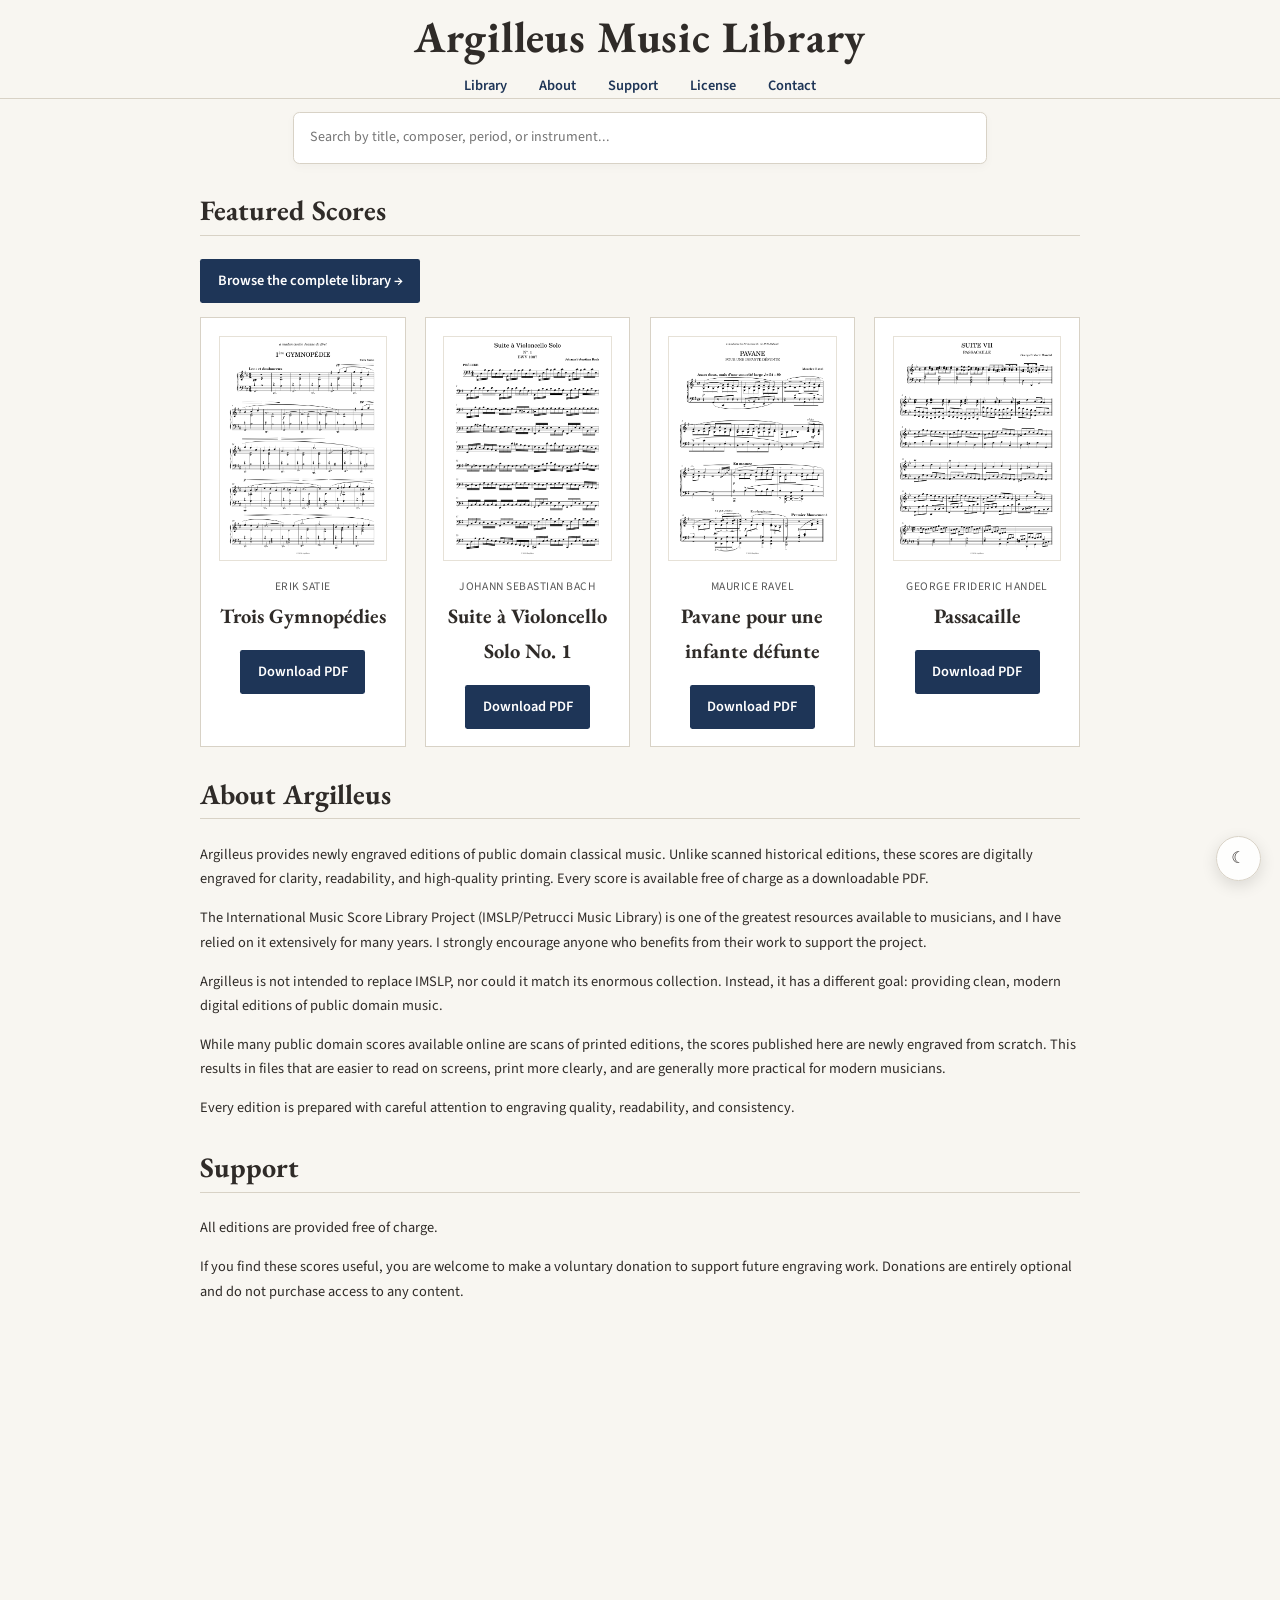
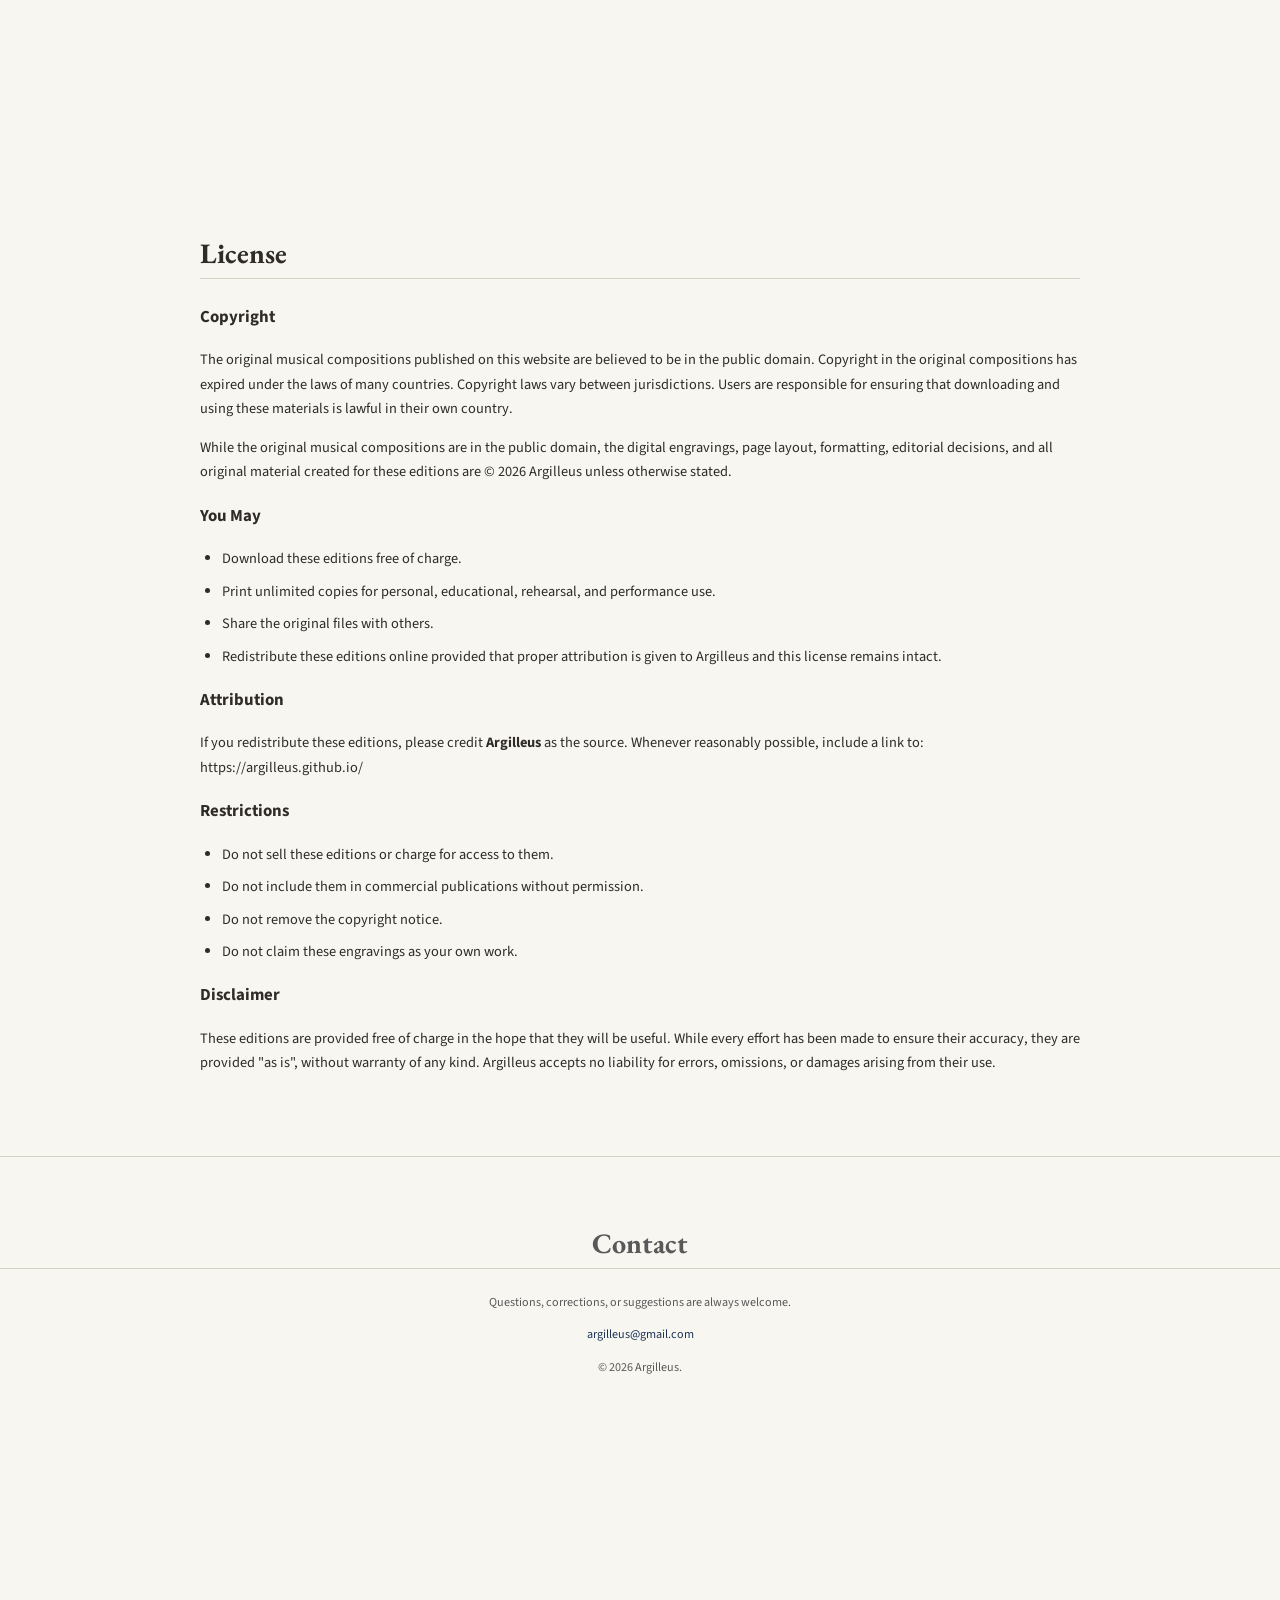
<file: index.html>
<!DOCTYPE html>
<html lang="en">

<head>

    <meta name="google-site-verification" content="jMSx0SDKSqtj_6iInma7B4L1QRDiOI1_wNRej1wbgQQ" />

    <meta charset="UTF-8">

    <meta name="viewport"
          content="width=device-width, initial-scale=1.0">

    <title>Argilleus Music Library | Free Public Domain Sheet Music</title>

    <meta name="description"
          content="Free, carefully engraved editions of public domain classical sheet music. Modern digital scores for reading, printing, and performance.">

    <link rel="stylesheet" href="style.css">

</head>

<body>

<!-- Dark Mode Toggle -->
<button
    id="themeToggle"
    class="theme-toggle-btn"
    aria-label="Toggle dark mode"
    title="Toggle dark mode">
</button>

<header>

    <h1>Argilleus Music Library</h1>

    <nav>
        <a href="library.html">Library</a>
        <a href="#about">About</a>
        <a href="#support">Support</a>
        <a href="#license">License</a>
        <a href="#contact">Contact</a>
    </nav>

</header>

<main>

    <!-- SEARCH BAR SECTION -->
    <section id="search-section" class="search-section">

        <div class="search-container">

            <input
                type="search"
                id="searchInput"
                placeholder="Search by title, composer, period, or instrument..."
                aria-label="Search music catalog">

        </div>

    </section>

    <section id="featured">

        <h2 id="sectionTitle">Featured Scores</h2>

        <p id="sectionSubtext"></p>

        <p id="browseBtnWrapper">
            <a href="library.html" class="browse-btn">
                Browse the complete library →
            </a>
        </p>

        <div id="musicGrid" class="music-grid">
            <!-- Scores loaded dynamically via JS -->
        </div>

    </section>

    <section id="about">

        <h2>About Argilleus</h2>

        <p>
            Argilleus provides newly engraved editions of public domain classical music.
            Unlike scanned historical editions, these scores are digitally engraved for
            clarity, readability, and high-quality printing. Every score is available
            free of charge as a downloadable PDF.
        </p>

        <p>
            The International Music Score Library Project (IMSLP/Petrucci Music Library)
            is one of the greatest resources available to musicians, and I have relied
            on it extensively for many years. I strongly encourage anyone who benefits
            from their work to support the project.
        </p>

        <p>
            Argilleus is not intended to replace IMSLP, nor could it match its enormous
            collection. Instead, it has a different goal: providing clean, modern
            digital editions of public domain music.
        </p>

        <p>
            While many public domain scores available online are scans of printed
            editions, the scores published here are newly engraved from scratch.
            This results in files that are easier to read on screens, print more
            clearly, and are generally more practical for modern musicians.
        </p>

        <p>
            Every edition is prepared with careful attention to engraving quality,
            readability, and consistency.
        </p>

    </section>

    <section id="support">

        <h2>Support</h2>

        <p>All editions are provided free of charge.</p>

        <p>
            If you find these scores useful, you are welcome to make a voluntary
            donation to support future engraving work. Donations are entirely
            optional and do not purchase access to any content.
        </p>

        <iframe id='kofiframe' src='https://ko-fi.com/argilleus/?hidefeed=true&widget=true&embed=true&preview=true' style='border:none;width:100%;' height='600'>
            </iframe>

    </section>

    <section id="license">

        <h2>License</h2>

        <h3>Copyright</h3>

        <p>
            The original musical compositions published on this website are believed
            to be in the public domain. Copyright in the original compositions has
            expired under the laws of many countries. Copyright laws vary between
            jurisdictions. Users are responsible for ensuring that downloading and
            using these materials is lawful in their own country.
        </p>

        <p>
            While the original musical compositions are in the public domain, the
            digital engravings, page layout, formatting, editorial decisions, and
            all original material created for these editions are © 2026 Argilleus
            unless otherwise stated.
        </p>

        <h3>You May</h3>

        <ul>
            <li>Download these editions free of charge.</li>
            <li>Print unlimited copies for personal, educational, rehearsal, and performance use.</li>
            <li>Share the original files with others.</li>
            <li>Redistribute these editions online provided that proper attribution is given to Argilleus and this license remains intact.</li>
        </ul>

        <h3>Attribution</h3>

        <p>
            If you redistribute these editions, please credit
            <strong>Argilleus</strong> as the source.
            Whenever reasonably possible, include a link to:
            https://argilleus.github.io/
        </p>

        <h3>Restrictions</h3>

        <ul>
            <li>Do not sell these editions or charge for access to them.</li>
            <li>Do not include them in commercial publications without permission.</li>
            <li>Do not remove the copyright notice.</li>
            <li>Do not claim these engravings as your own work.</li>
        </ul>

        <h3>Disclaimer</h3>

        <p>
            These editions are provided free of charge in the hope that they will be
            useful. While every effort has been made to ensure their accuracy, they
            are provided "as is", without warranty of any kind. Argilleus accepts no
            liability for errors, omissions, or damages arising from their use.
        </p>

    </section>

</main>

<footer>

    <section id="contact">

        <h2>Contact</h2>

        <p>
            Questions, corrections, or suggestions are always welcome.
        </p>

        <p>
            <a href="mailto:argilleus@gmail.com">argilleus@gmail.com</a>
        </p>

    </section>

    <p>© 2026 Argilleus.</p>

</footer>

<script src="index.js"></script>
<script src="theme.js"></script>

</body>
</html>
</file>
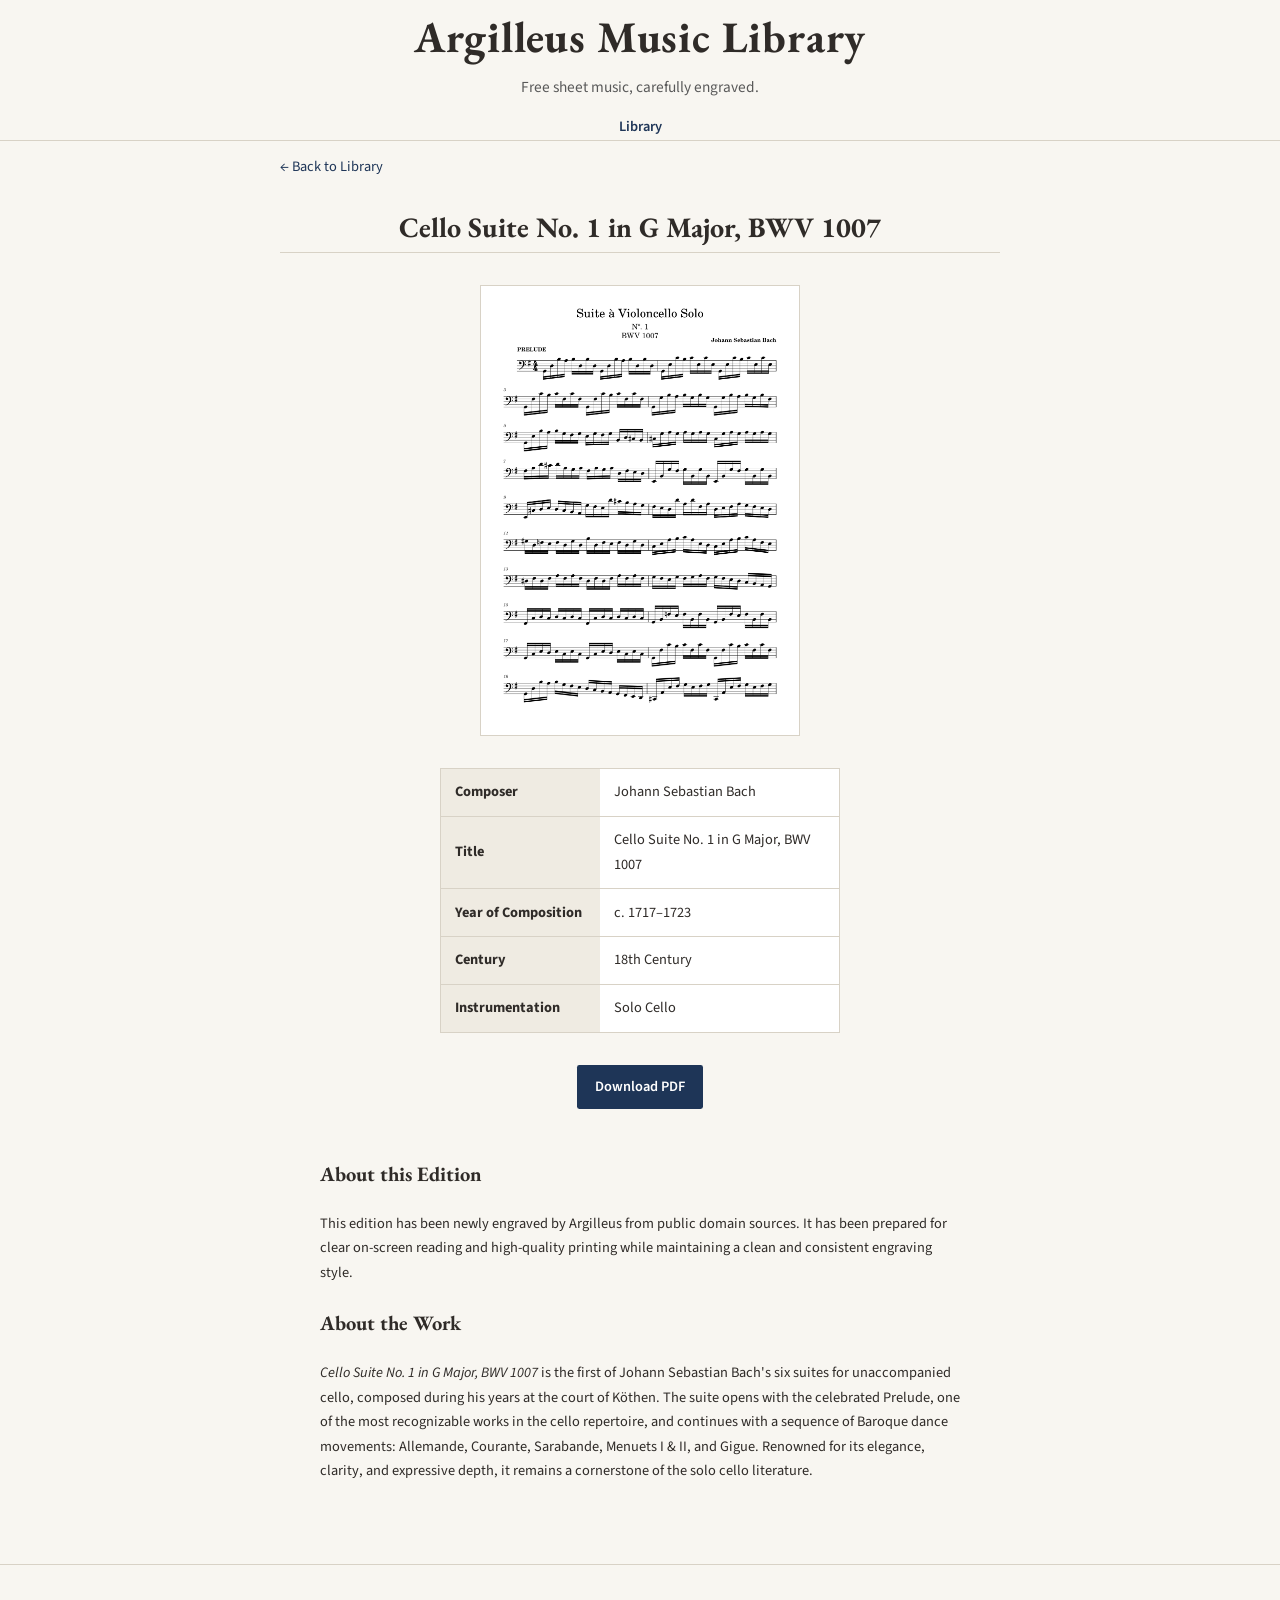
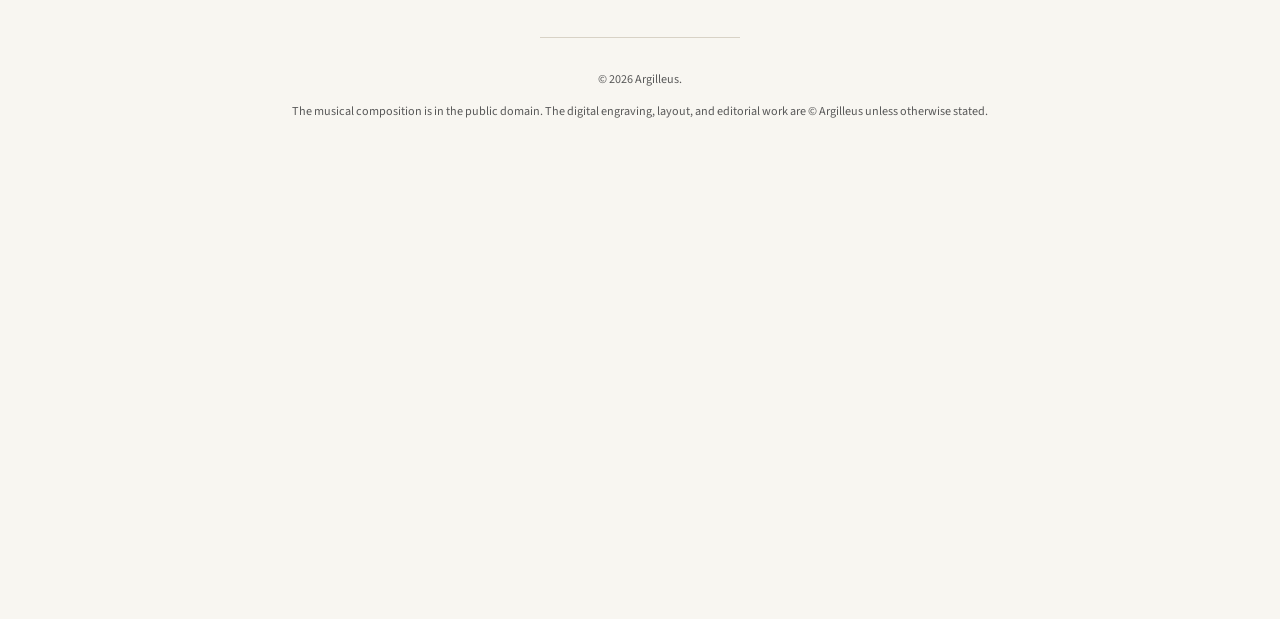
<file: cello-suite-1-prelude.html>
<!DOCTYPE html>
<html lang="en">
<head>
    <meta charset="UTF-8">
    <meta name="viewport" content="width=device-width, initial-scale=1.0">

    <title>Cello Suite No. 1 in G Major, BWV 1007 | Argilleus Music Library</title>

    <meta name="description"
          content="Free engraved edition of J.S. Bach's Cello Suite No. 1 in G Major, BWV 1007. Download the PDF from Argilleus Music Library.">

    <link rel="stylesheet" href="style.css">
</head>

<body>

<header>

    <h1>
        <a href="index.html" class="site-title">
            Argilleus Music Library
        </a>
    </h1>

    <p class="tagline">
        Free sheet music, carefully engraved.
    </p>

    <nav>
        <a href="index.html">Library</a>
    </nav>

</header>

<main>

<section class="composition">

    <p class="back-link">
        <a href="index.html">← Back to Library</a>
    </p>

    <h2>Cello Suite No. 1 in G Major, BWV 1007</h2>

    <img src="cellosuite-thumb.png"
         alt="Cello Suite No. 1 in G Major, BWV 1007 score preview"
         class="composition-thumbnail">

    <table class="composition-info">

        <tr>
            <th>Composer</th>
            <td>Johann Sebastian Bach</td>
        </tr>

        <tr>
            <th>Title</th>
            <td>Cello Suite No. 1 in G Major, BWV 1007</td>
        </tr>

        <tr>
            <th>Year of Composition</th>
            <td>c. 1717–1723</td>
        </tr>

        <tr>
            <th>Century</th>
            <td>18th Century</td>
        </tr>

        <tr>
            <th>Instrumentation</th>
            <td>Solo Cello</td>
        </tr>

    </table>

    <a href="Suite à Violoncello Solo.pdf"
       download
       class="download-btn">
        Download PDF
    </a>

</section>

<section class="composition-description">

    <h3>About this Edition</h3>

    <p>
        This edition has been newly engraved by Argilleus from public domain
        sources. It has been prepared for clear on-screen reading and
        high-quality printing while maintaining a clean and consistent
        engraving style.
    </p>

    <h3>About the Work</h3>

    <p>
        <em>Cello Suite No. 1 in G Major, BWV 1007</em> is the first of Johann
        Sebastian Bach's six suites for unaccompanied cello, composed during
        his years at the court of Köthen. The suite opens with the celebrated
        Prelude, one of the most recognizable works in the cello repertoire,
        and continues with a sequence of Baroque dance movements: Allemande,
        Courante, Sarabande, Menuets I & II, and Gigue. Renowned for its
        elegance, clarity, and expressive depth, it remains a cornerstone of
        the solo cello literature.
    </p>

</section>

</main>

<footer>

    <hr>

    <p>© 2026 Argilleus.</p>

    <p>
        The musical composition is in the public domain. The digital engraving,
        layout, and editorial work are © Argilleus unless otherwise stated.
    </p>

</footer>

</body>
</html>
</file>
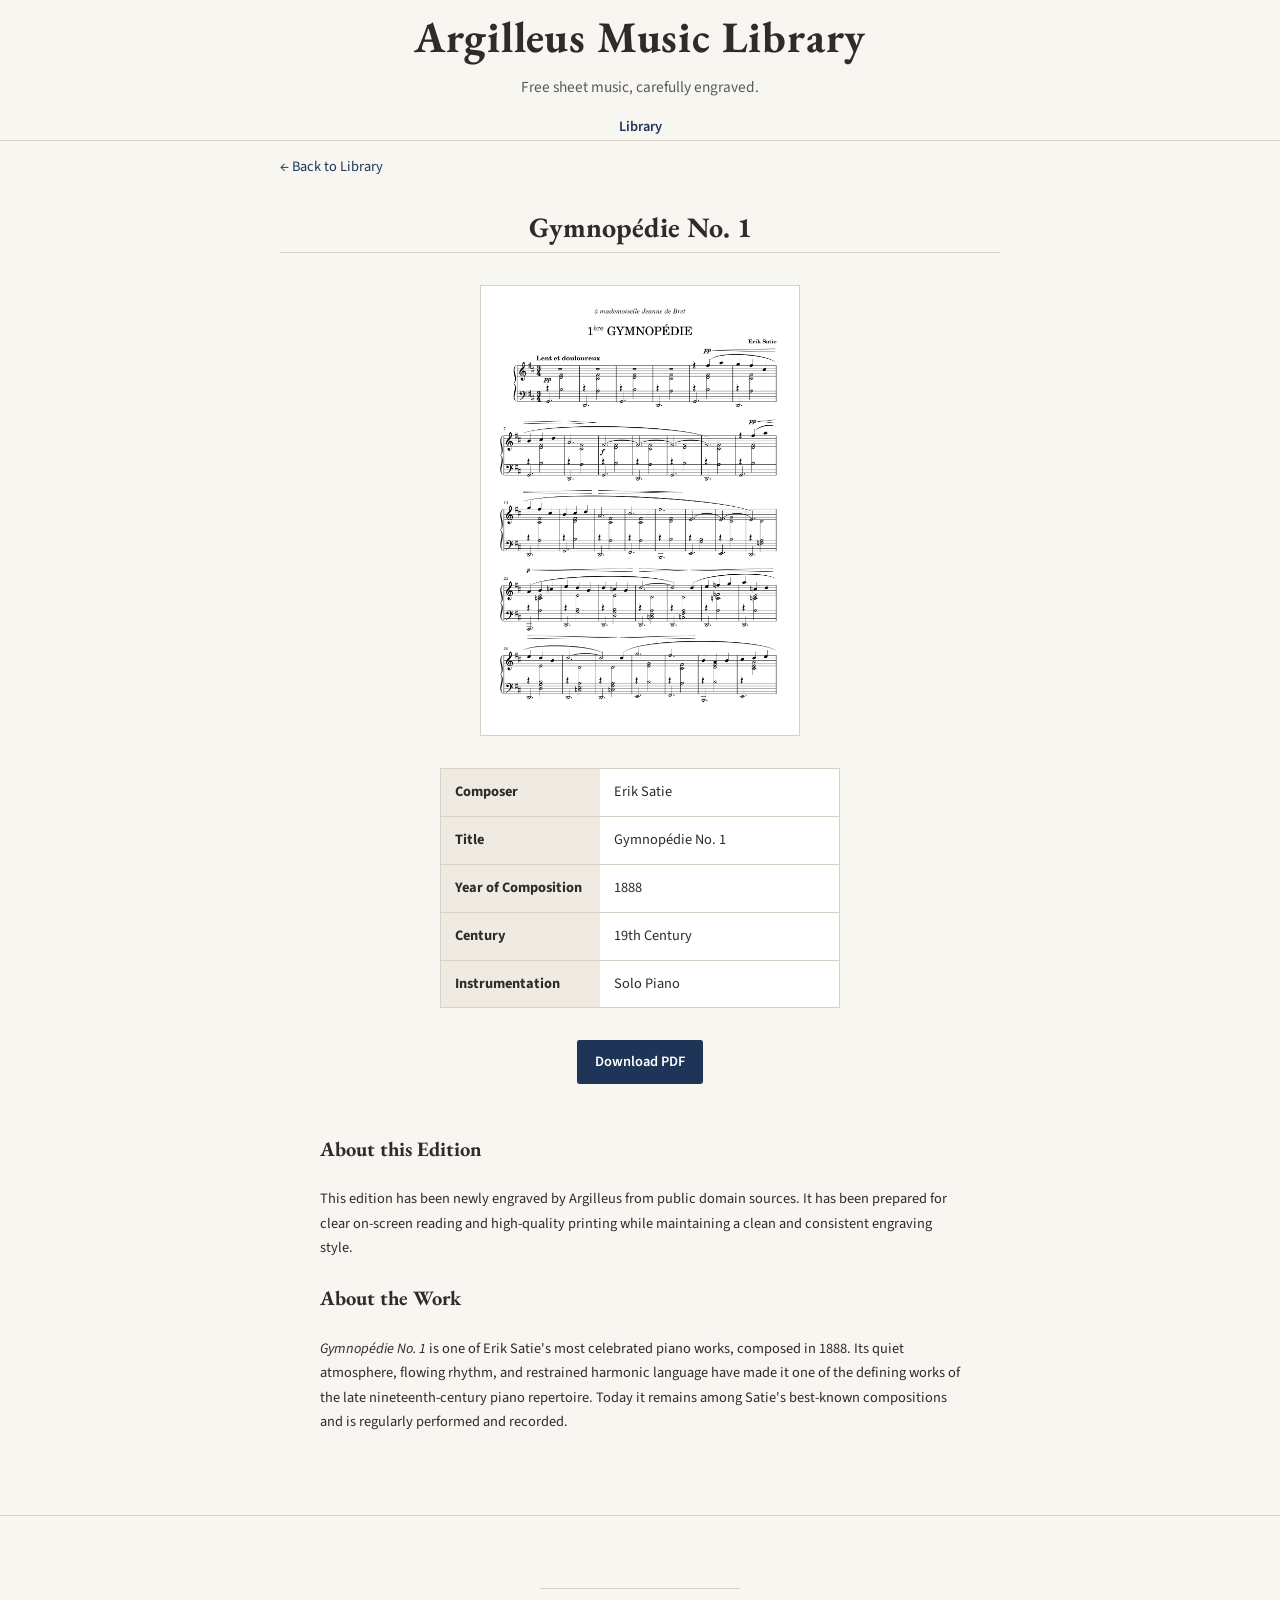
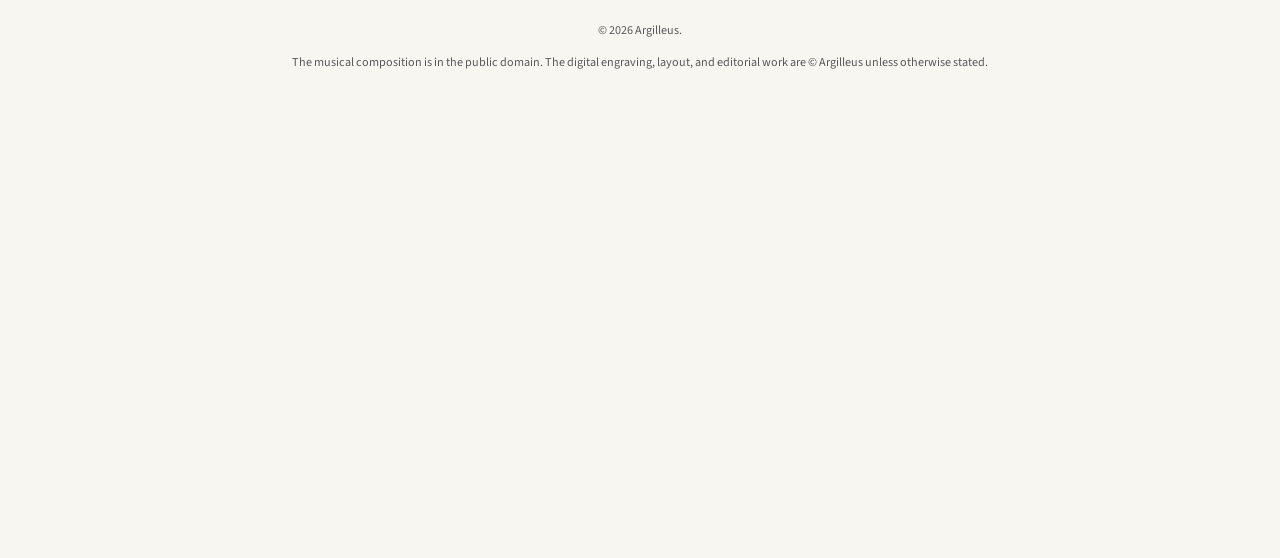
<file: gymnopedie.html>
<!DOCTYPE html>
<html lang="en">
<head>
    <meta charset="UTF-8">
    <meta name="viewport" content="width=device-width, initial-scale=1.0">

    <title>Gymnopédie No. 1 | Argilleus Music Library</title>

    <meta name="description"
          content="Free engraved edition of Erik Satie's Gymnopédie No. 1. Download the PDF from Argilleus Music Library.">

    <link rel="stylesheet" href="style.css">
</head>

<body>

<header>

    <h1>
        <a href="index.html" class="site-title">
            Argilleus Music Library
        </a>
    </h1>

    <p class="tagline">
        Free sheet music, carefully engraved.
    </p>

    <nav>
        <a href="index.html">Library</a>
    </nav>

</header>

<main>

<section class="composition">

    <p class="back-link">
        <a href="index.html">← Back to Library</a>
    </p>

    <h2>Gymnopédie No. 1</h2>

    <img src="gymnopedie-thumb.png"
         alt="Gymnopédie No. 1 score preview"
         class="composition-thumbnail">

    <table class="composition-info">

        <tr>
            <th>Composer</th>
            <td>Erik Satie</td>
        </tr>

        <tr>
            <th>Title</th>
            <td>Gymnopédie No. 1</td>
        </tr>

        <tr>
            <th>Year of Composition</th>
            <td>1888</td>
        </tr>

        <tr>
            <th>Century</th>
            <td>19th Century</td>
        </tr>

        <tr>
            <th>Instrumentation</th>
            <td>Solo Piano</td>
        </tr>

    </table>

    <a href="Gymnopédie n. 1.pdf"
       download
       class="download-btn">
        Download PDF
    </a>

</section>

<section class="composition-description">

    <h3>About this Edition</h3>

    <p>
        This edition has been newly engraved by Argilleus from public domain
        sources. It has been prepared for clear on-screen reading and
        high-quality printing while maintaining a clean and consistent
        engraving style.
    </p>

    <h3>About the Work</h3>

    <p>
        <em>Gymnopédie No. 1</em> is one of Erik Satie's most celebrated piano
        works, composed in 1888. Its quiet atmosphere, flowing rhythm, and
        restrained harmonic language have made it one of the defining works of
        the late nineteenth-century piano repertoire. Today it remains among
        Satie's best-known compositions and is regularly performed and
        recorded.
    </p>

</section>

</main>

<footer>

    <hr>

    <p>© 2026 Argilleus.</p>

    <p>
        The musical composition is in the public domain. The digital engraving,
        layout, and editorial work are © Argilleus unless otherwise stated.
    </p>

</footer>

</body>
</html>
</file>
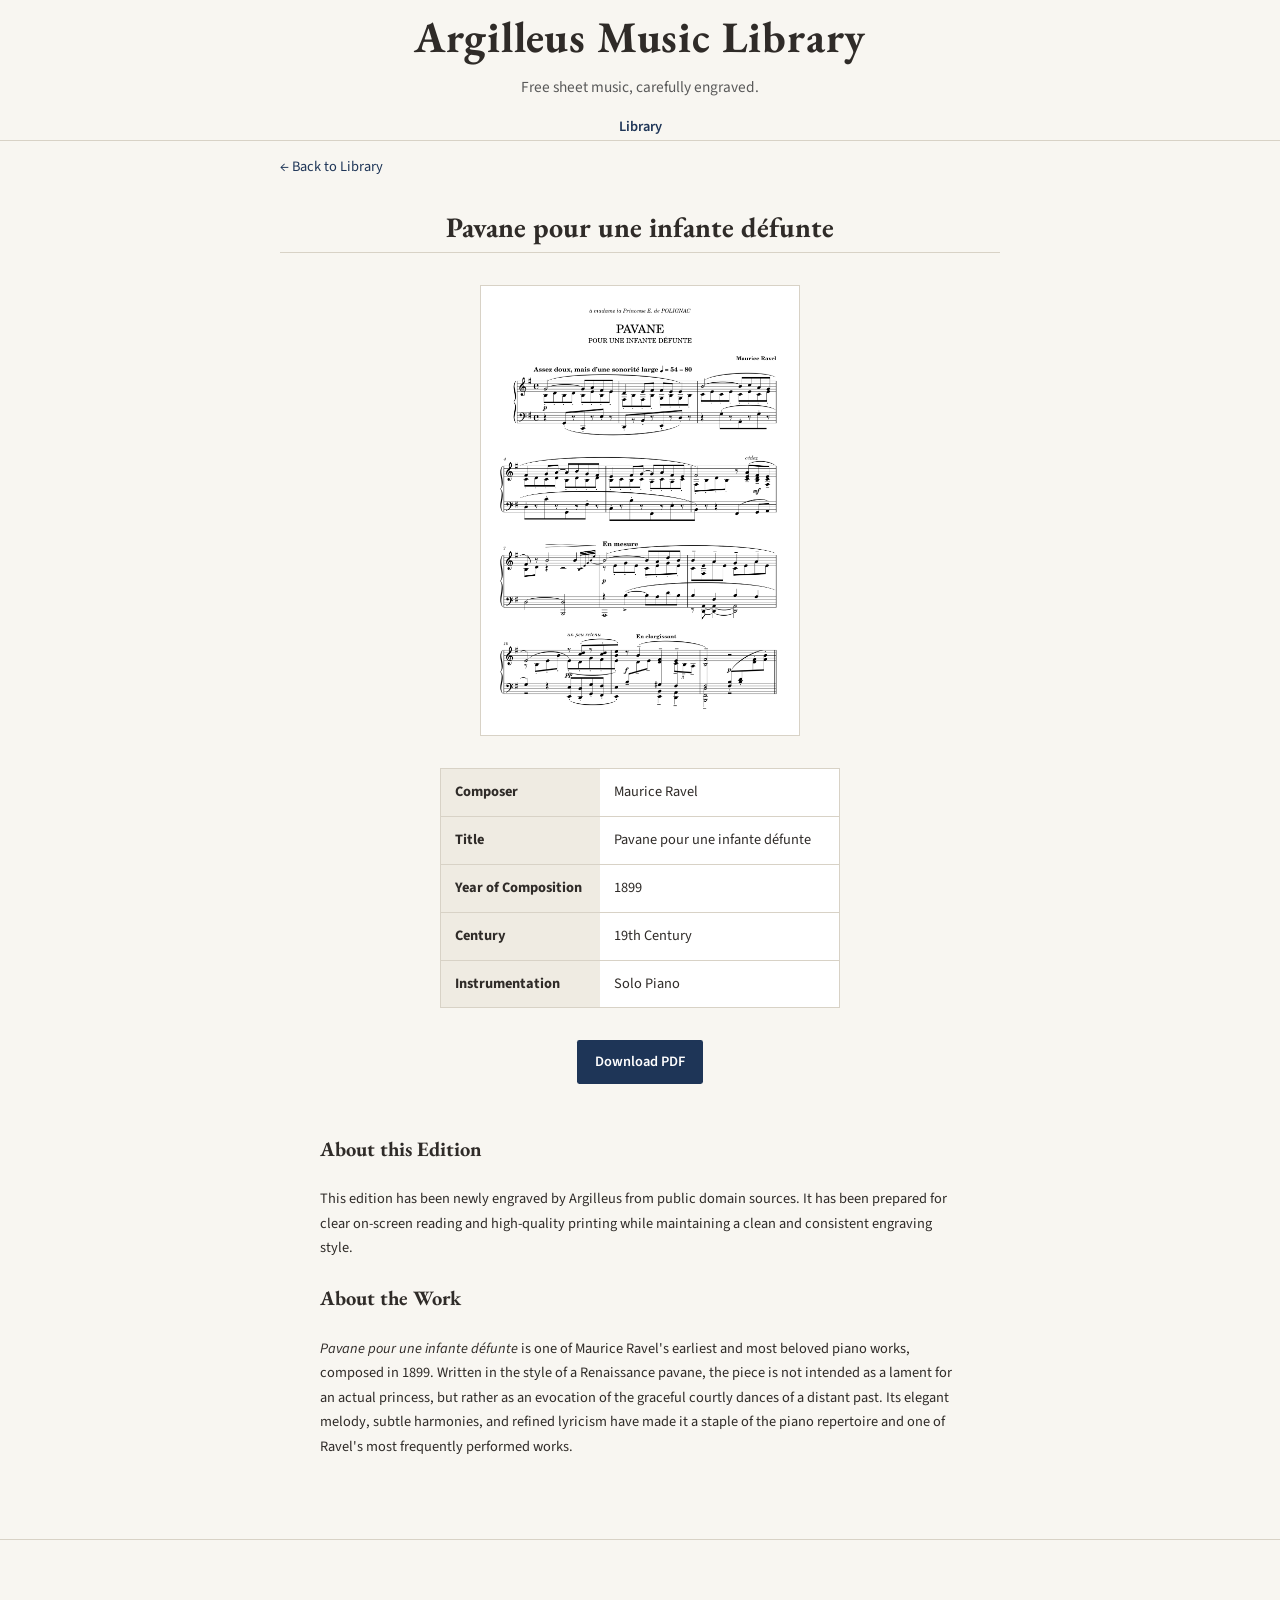
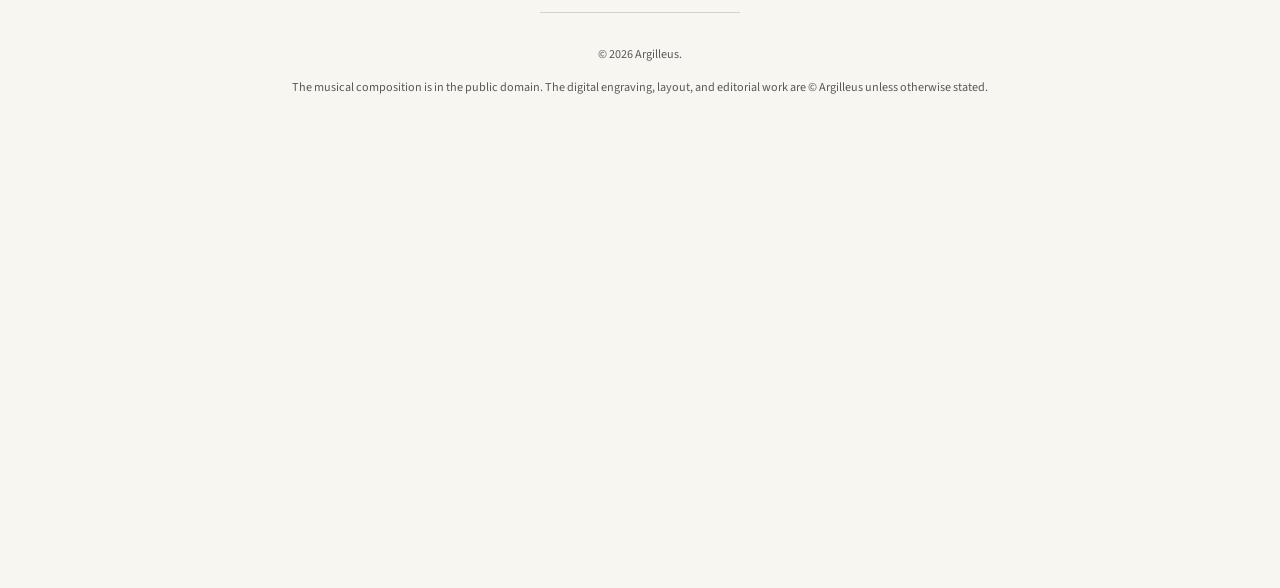
<file: pavane.html>
<!DOCTYPE html>
<html lang="en">
<head>
    <meta charset="UTF-8">
    <meta name="viewport" content="width=device-width, initial-scale=1.0">

    <title>Pavane pour une infante défunte | Argilleus Music Library</title>

    <meta name="description"
          content="Free engraved edition of Maurice Ravel's Pavane pour une infante défunte. Download the PDF from Argilleus Music Library.">

    <link rel="stylesheet" href="style.css">
</head>

<body>

<header>

    <h1>
        <a href="index.html" class="site-title">
            Argilleus Music Library
        </a>
    </h1>

    <p class="tagline">
        Free sheet music, carefully engraved.
    </p>

    <nav>
        <a href="index.html">Library</a>
    </nav>

</header>

<main>

<section class="composition">

    <p class="back-link">
        <a href="index.html">← Back to Library</a>
    </p>

    <h2>Pavane pour une infante défunte</h2>

    <img src="pavane-thumb.png"
         alt="Pavane pour une infante défunte score preview"
         class="composition-thumbnail">

    <table class="composition-info">

        <tr>
            <th>Composer</th>
            <td>Maurice Ravel</td>
        </tr>

        <tr>
            <th>Title</th>
            <td>Pavane pour une infante défunte</td>
        </tr>

        <tr>
            <th>Year of Composition</th>
            <td>1899</td>
        </tr>

        <tr>
            <th>Century</th>
            <td>19th Century</td>
        </tr>

        <tr>
            <th>Instrumentation</th>
            <td>Solo Piano</td>
        </tr>

    </table>

    <a href="Pavane Pour Une Infante Défunte.pdf"
       download
       class="download-btn">
        Download PDF
    </a>

</section>

<section class="composition-description">

    <h3>About this Edition</h3>

    <p>
        This edition has been newly engraved by Argilleus from public domain
        sources. It has been prepared for clear on-screen reading and
        high-quality printing while maintaining a clean and consistent
        engraving style.
    </p>

    <h3>About the Work</h3>

    <p>
        <em>Pavane pour une infante défunte</em> is one of Maurice Ravel's
        earliest and most beloved piano works, composed in 1899. Written in the
        style of a Renaissance pavane, the piece is not intended as a lament
        for an actual princess, but rather as an evocation of the graceful
        courtly dances of a distant past. Its elegant melody, subtle harmonies,
        and refined lyricism have made it a staple of the piano repertoire and
        one of Ravel's most frequently performed works.
    </p>

</section>

</main>

<footer>

    <hr>

    <p>© 2026 Argilleus.</p>

    <p>
        The musical composition is in the public domain. The digital engraving,
        layout, and editorial work are © Argilleus unless otherwise stated.
    </p>

</footer>

</body>
</html>
</file>
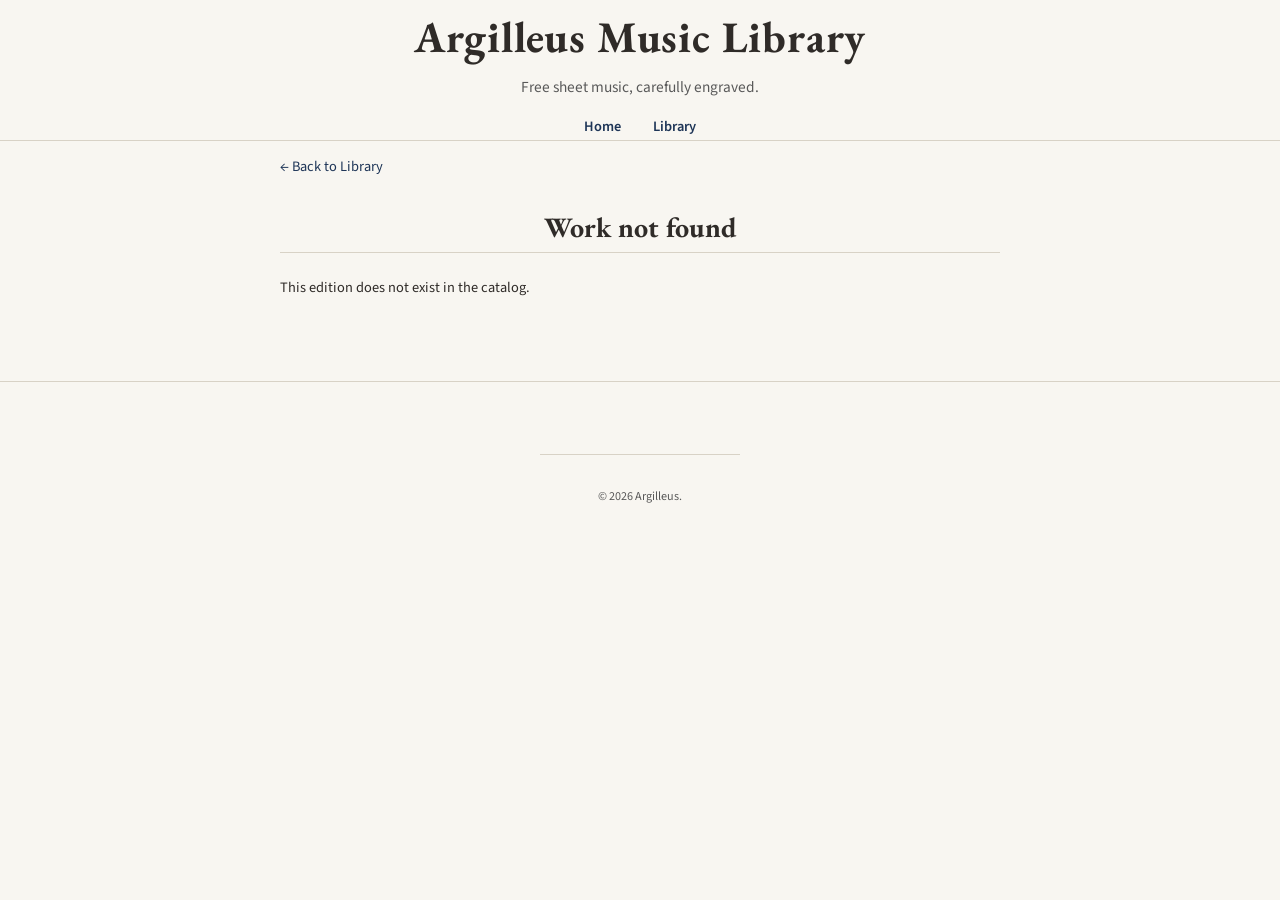
<file: scores/cello-suite-1-prelude.html>
<!DOCTYPE html>
<html lang="en">
<head>
    <meta charset="UTF-8">
    <meta name="viewport" content="width=device-width, initial-scale=1.0">

    <!-- Fallback title while JavaScript loads -->
    <title>Argilleus Music Library</title>

    <!-- Meta description tag with placeholder/default content -->
    <meta name="description" content="Free engraved editions from Argilleus Music Library.">

    <link rel="stylesheet" href="../style.css">
</head>

<body>

<header>

    <h1>
        <a href="../index.html" class="site-title">
            Argilleus Music Library
        </a>
    </h1>

    <p class="tagline">
        Free sheet music, carefully engraved.
    </p>

    <nav>
        <a href="../index.html">Home</a>
        <a href="../library.html">Library</a>
    </nav>

</header>

<main>

<section class="composition">

    <p class="back-link">
        <a href="../library.html">
            ← Back to Library
        </a>
    </p>

    <div id="compositionContent">

        <!-- Filled automatically by composition.js -->

    </div>

</section>

</main>

<footer>

    <hr>

    <p>© 2026 Argilleus.</p>

</footer>

<script src="../composition.js"></script>

</body>
</html>
</file>
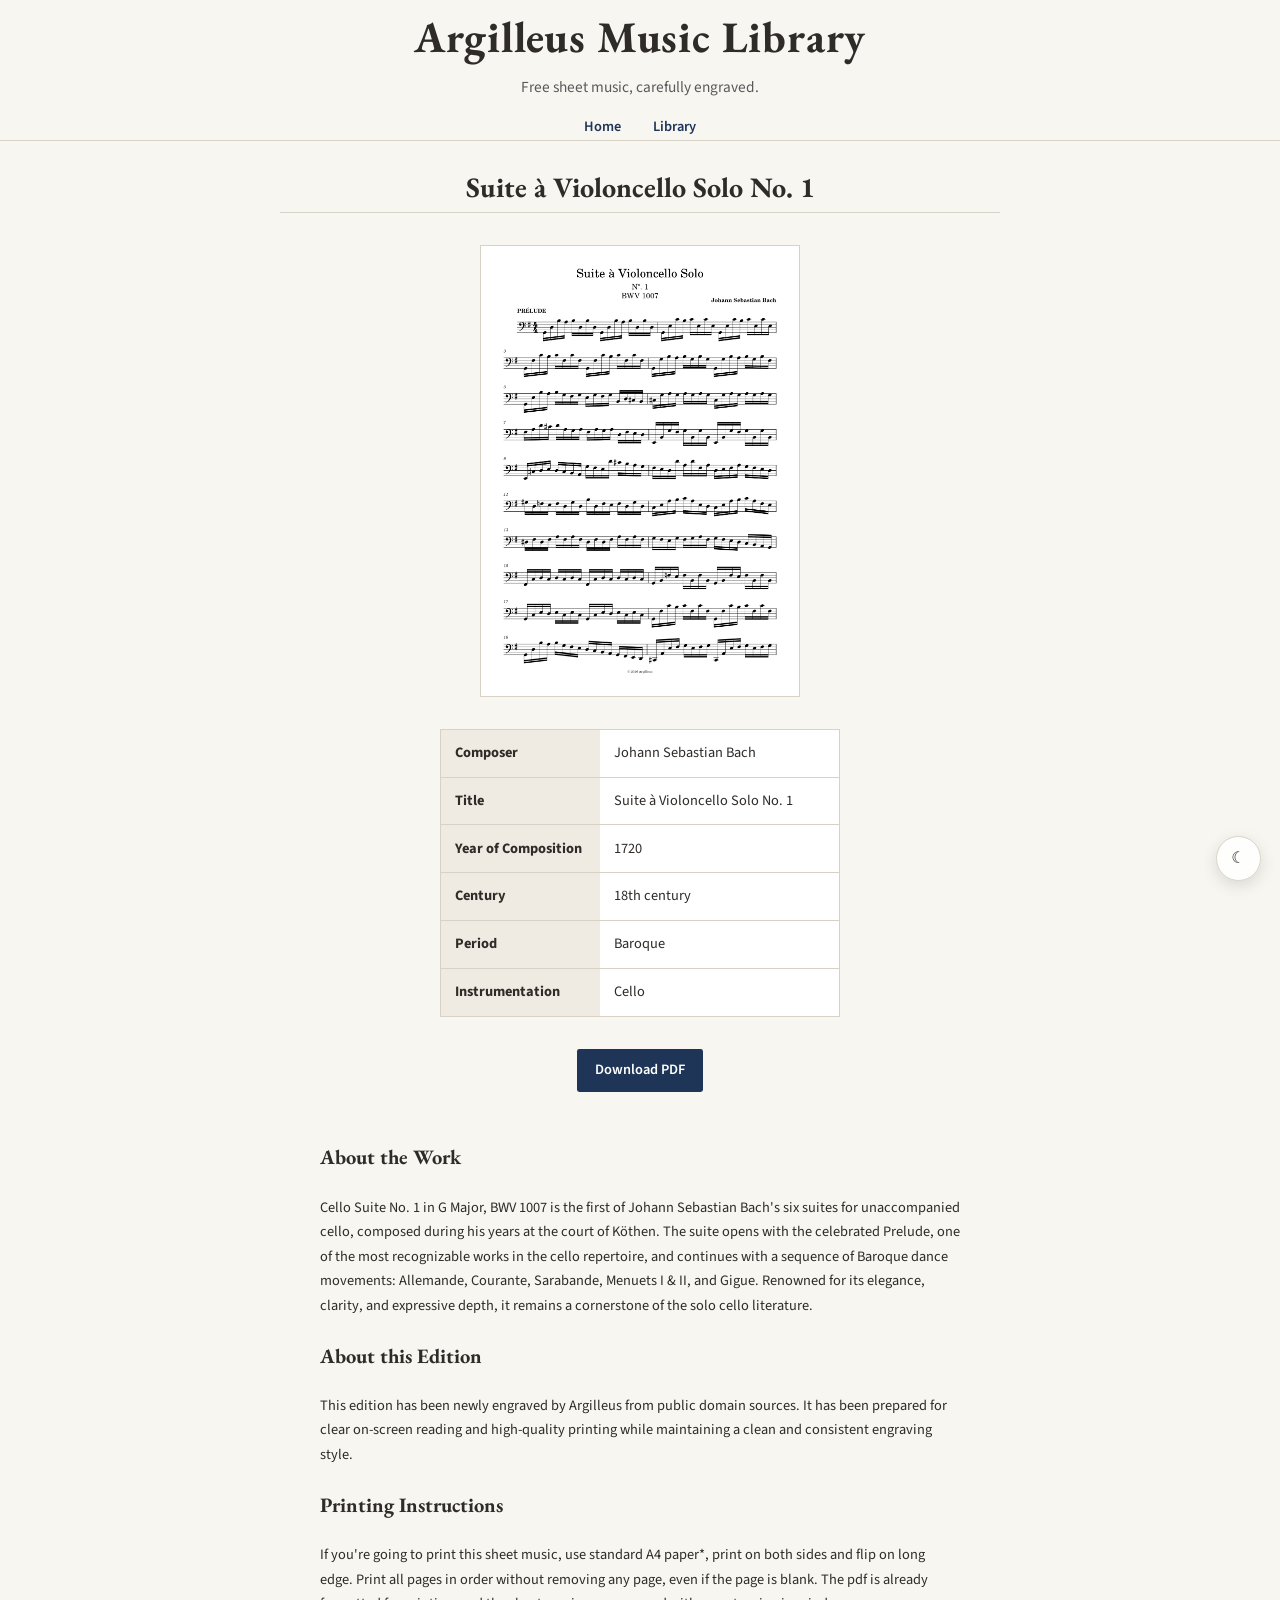
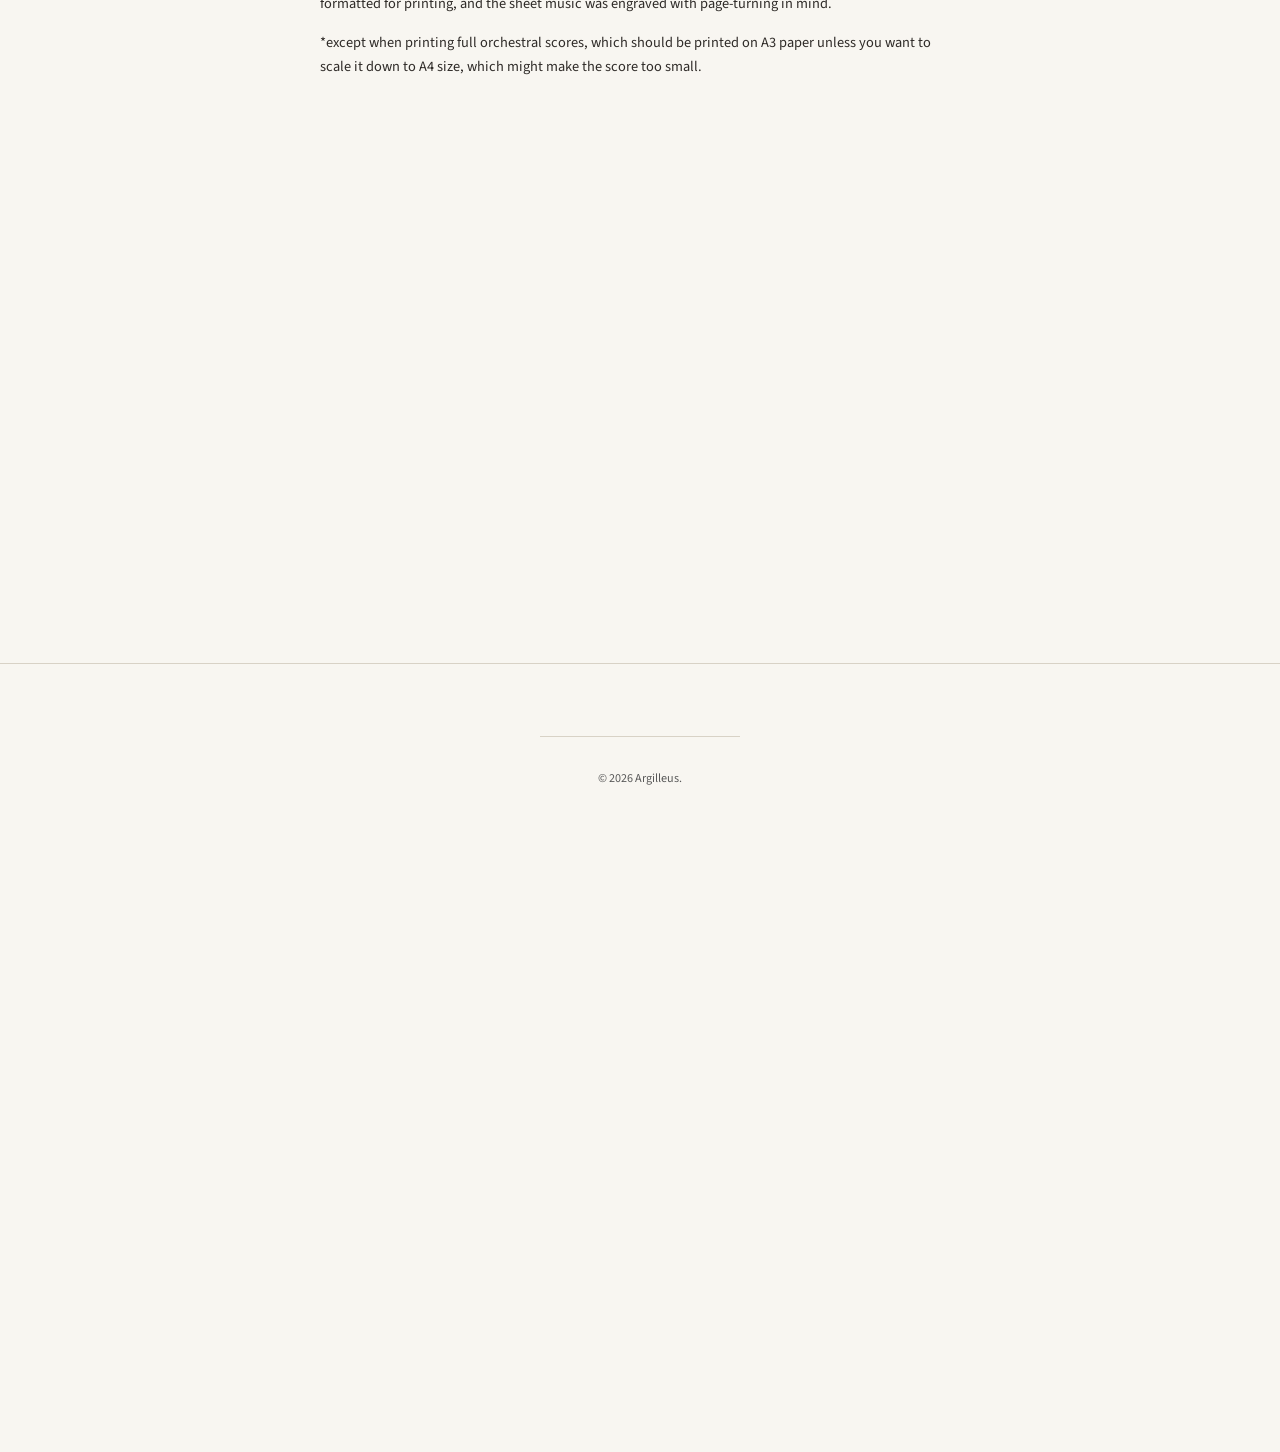
<file: scores/cellosuite1.html>
<!DOCTYPE html>
<html lang="en">
<head>
    <meta charset="UTF-8">
    <meta name="viewport" content="width=device-width, initial-scale=1.0">

    <!-- Fallback title while JavaScript loads -->
    <title>Argilleus Music Library</title>

    <!-- Meta description tag with placeholder/default content -->
    <meta name="description" content="Free engraved editions from Argilleus Music Library.">

    <link rel="stylesheet" href="../style.css">
</head>

<body>

    <!-- Dark Mode Toggle -->
<button
    id="themeToggle"
    class="theme-toggle-btn"
    aria-label="Toggle dark mode"
    title="Toggle dark mode">
</button>

<header>

    <h1>
            Argilleus Music Library
    </h1>

    <p class="tagline">
        Free sheet music, carefully engraved.
    </p>

    <nav>
        <a href="../index.html">Home</a>
        <a href="../library.html">Library</a>
    </nav>

</header>

<main>

<section class="composition">

    <div id="compositionContent">

        <!-- Filled automatically by composition.js -->

    </div>

</section>

</main>

<footer>

    <hr>

    <p>© 2026 Argilleus.</p>

</footer>

<script src="../composition.js"></script>
<script src="../theme.js"></script>

</body>
</html>
</file>
<file: style.css>
/* ===========================
   ARGILLEUS MUSIC LIBRARY
=========================== */

@import url('https://fonts.googleapis.com/css2?family=EB+Garamond:wght@400;600;700&family=Source+Sans+3:wght@300;400;600&display=swap');

/* --- Root Variables --- */
:root {
    color-scheme: light;

    /* Typography */
    --font-serif: "EB Garamond", serif;
    --font-sans: "Source Sans 3", system-ui, -apple-system, sans-serif;

    /* Color Palette */
    --paper: #f8f6f1;
    --paper-dark: #efebe2;
    --surface: #ffffff;
    
    --text: #2f2b28;
    --text-muted: #595959;
    
    --accent: #1e3557;
    --accent-light: #385d90;
    
    --border: #d8d2c6;
    --border-light: #e6e1d7;

    /* Globals */
    --radius-sm: 3px;
    --radius-pill: 999px;
    --transition-fast: 0.2s ease;
    --transition-med: 0.25s ease;
}

/* --- Base & Modern Reset --- */
*, *::before, *::after {
    box-sizing: border-box;
}

html {
    -webkit-text-size-adjust: 100%;
}
   
body {
    margin: 0;
    background-color: var(--paper);
    color: var(--text);
    font-family: var(--font-sans);
    font-size: 1.125rem;
    line-height: 1.7;
    transition: background-color var(--transition-med), color var(--transition-med);
}

img, picture, svg, video {
    display: block;
    max-inline-size: 100%;
}

input, button, textarea, select {
    font: inherit;
}

h1, h2, h3, h4, h5, h6 {
    text-wrap: balance;
}

/* --- Global Interactive Elements --- */
a {
    color: var(--accent);
    text-decoration: none;
    transition: color var(--transition-fast);

    &:hover,
    &:focus-visible {
        color: var(--accent-light);
    }
}

:focus-visible {
    outline: 2px solid var(--accent);
    outline-offset: 2px;
}

ul {
    padding-inline-start: 1.75rem;
}

li {
    margin-block: 0.625rem;
}

hr {
    border: none;
    border-block-start: 1px solid var(--border);
    inline-size: 250px;
    margin-block: 2.5rem;
}

/* --- Shared Components & Utilities --- */
:is(.btn, .download-btn, .browse-btn) {
    display: inline-block;
    color: #ffffff;
    background-color: var(--accent);
    padding: 0.75rem 1.375rem;
    border-radius: var(--radius-sm);
    font-weight: 600;
    border: none;
    cursor: pointer;
    text-align: center;
    transition: background-color var(--transition-fast), color var(--transition-fast);

    &:hover,
    &:focus-visible {
        background-color: var(--accent-light);
        color: #ffffff;
    }
}

/* Remove default disclosure triangle/arrow */
details summary {
    list-style: none; /* Modern browsers */
}

/* --- Layout Components --- */
main {
    inline-size: min(1100px, 92%);
    margin-inline: auto;
}

section {
    margin-block: 0rem;
}

/* Shared Typography */
section h2,
details summary {
    font-family: var(--font-serif);
    font-size: 2.2rem;
    border-block-end: 1px solid var(--border);
}

details summary {
    cursor: pointer;
}

/* --- Header & Navigation --- */
header {
    text-align: center;
    border-block-end: 1px solid var(--border);
}

h1 {
    margin: 0;
    font-family: var(--font-serif);
    font-size: clamp(2.5rem, 5vw + 1rem, 3.4rem);
    font-weight: 700;
    letter-spacing: 1px;
}

.tagline {
    margin-block-start: 0rem;
    font-size: 1.2rem;
    color: var(--text-muted);
}

nav {
    margin-block-start: 0rem;

    & a {
        margin-inline: 1.125rem;
        font-weight: 600;
    }
}

/* Search Bar Styling */
.search-section {
    max-width: 900px;
    margin: 1rem auto 0rem auto;
    padding: 0 1rem;
}

.search-container {
    width: 100%;
}

#searchInput {
    width: 100%;
    padding: 1rem 1.25rem;
    font-size: 1.1rem;
    border: 1px solid var(--border);
    background-color: var(--surface);
    color: var(--text);
    border-radius: 8px;
    box-shadow: 0 4px 12px rgba(0, 0, 0, 0.03);
    outline: none;
    transition: border-color var(--transition-fast), box-shadow var(--transition-fast);
    box-sizing: border-box;

    &:focus-visible,
    &:focus {
        border-color: var(--accent);
        box-shadow: 0 6px 16px rgba(0, 0, 0, 0.08);
    }
}

.no-results {
    grid-column: 1 / -1;
    font-size: 1.1rem;
    color: var(--text-muted);
    padding: 2rem 0;
}

/* --- Music Grid & Cards --- */
#musicGrid {
    display: grid;
    grid-template-columns: repeat(auto-fill, minmax(220px, 1fr));
    gap: 1.5rem;
}

.music-card {
    background-color: var(--surface);
    border: 1px solid var(--border);
    padding: 1.375rem;
    text-align: center;
    cursor: pointer;
    transition: transform var(--transition-med), box-shadow var(--transition-med), background-color var(--transition-med);

    &:hover,
    &:focus-within {
        transform: translateY(-4px);
        box-shadow: 0 10px 24px rgb(0 0 0 / 8%);
    }

    & h3 {
        margin: 0 0 1.25rem;
        font-family: var(--font-serif);
        font-size: 1.6rem;
    }
}

.thumbnail {
    inline-size: 100%;
    aspect-ratio: 3 / 4;
    object-fit: cover;
    border: 1px solid var(--border-light);
    margin-block-end: 1.25rem;
}

.composer {
    color: var(--text-muted);
    font-size: 0.9rem;
    text-transform: uppercase;
    letter-spacing: 0.6px;
    margin-block-end: 0.25rem;
}

.tags {
    display: flex;
    flex-wrap: wrap;
    justify-content: center;
    gap: 0.5rem;
    margin-block: 1.125rem 1.375rem;

    & span {
        background-color: var(--paper-dark);
        border: 1px solid var(--border);
        border-radius: var(--radius-pill);
        padding: 0.25rem 0.625rem;
        font-size: 0.8rem;
    }
}

/* --- Library Page Layout --- */
.library-header {
    max-inline-size: 800px;
    margin-block: 3.75rem;
    margin-inline: auto;
    text-align: center;
}

.library-layout {
    display: grid;
    grid-template-columns: 260px 1fr;
    gap: 2.5rem;
    align-items: start;
}

.filter-sidebar {
    position: sticky;
    inset-block-start: 1.875rem;
    background-color: var(--surface);
    border: 1px solid var(--border);
    padding: 1.5rem;

    & h3 {
        margin-block-start: 0;
        font-family: var(--font-serif);
    }

    & hr {
        inline-size: 100%;
        margin-block: 1.5rem;
    }

    & label {
        display: block;
        margin-block: 0.625rem;
        cursor: pointer;
    }

    & input[type="checkbox"] {
        margin-inline-end: 0.5rem;
    }
}

.library-summary {
    margin-block-end: 1.5rem;
}

.library-content {
    min-inline-size: 0;
}

/* --- Composition Pages --- */
.site-title {
    color: inherit;

    &:hover {
        color: var(--accent);
    }
}

.back-link {
    margin-block-end: 1.875rem;
}

.composition {
    max-inline-size: 900px;
    margin-inline: auto;

    & h2 {
        text-align: center;
    }

    & .download-btn {
        display: block;
        inline-size: max-content;
        margin-inline: auto;
    }
}

.composition-thumbnail {
    inline-size: 100%;
    max-inline-size: 400px;
    margin-block: 2.5rem;
    margin-inline: auto;
    border: 1px solid var(--border);
    background-color: var(--surface);
}

.composition-info {
    inline-size: 100%;
    max-inline-size: 500px;
    margin-inline: auto;
    margin-block-end: 2.5rem;
    border-collapse: collapse;
    border: 1px solid var(--border);
    background-color: var(--surface);

    & th,
    & td {
        padding: 0.875rem 1.125rem;
        border-block-end: 1px solid var(--border);
        text-align: start;
    }

    & tr:last-child th,
    & tr:last-child td {
        border-block-end: none;
    }

    & th {
        inline-size: 40%;
        background-color: var(--paper-dark);
    }
}

.composition-description {
    max-inline-size: 800px;
    margin-block: 3.75rem;
    margin-inline: auto;

    & h3 {
        font-family: var(--font-serif);
        font-size: 1.6rem;
    }
}

/* --- Score & Parts Section --- */
.parts-download-container {
    max-inline-size: 600px;
    margin-block: 2.5rem;
    margin-inline: auto;
    background-color: var(--surface);
    border: 1px solid var(--border);
    border-radius: var(--radius-sm);
    padding: 1.5rem 2rem;

    & h3 {
        margin-block-start: 0;
        margin-block-end: 1rem;
        font-family: var(--font-serif);
        font-size: 1.5rem;
        border-block-end: 1px solid var(--border-light);
        padding-block-end: 0.5rem;
    }
}

.parts-list {
    list-style: none;
    padding-inline-start: 0;
    margin: 0;

    & li {
        display: flex;
        justify-content: space-between;
        align-items: center;
        padding-block: 0.75rem;
        margin-block: 0;
        border-block-end: 1px solid var(--border-light);

        &:last-child {
            border-block-end: none;
        }

        & span {
            font-weight: 600;
        }
    }
}

.part-info {
    display: flex;
    align-items: center;
    gap: 1rem;
}

.part-thumbnail {
    inline-size: 48px;
    aspect-ratio: 3 / 4;
    object-fit: cover;
    border: 1px solid var(--border-light);
    border-radius: var(--radius-sm);
    background-color: var(--surface);
    flex-shrink: 0;
}

.part-btn {
    padding: 0.4rem 0.85rem;
    font-size: 0.9rem;
}

/* --- Footer --- */
footer {
    margin-block-start: 6.25rem;
    padding-block: 3.125rem;
    border-block-start: 1px solid var(--border);
    text-align: center;
    color: var(--text-muted);
    font-size: 0.95rem;
}

/* --- Media Queries --- */
@media (width <= 900px) {
    .library-layout {
        grid-template-columns: 1fr;
    }
    .filter-sidebar {
        position: static;
    }
}

@media (width <= 700px) {
    nav a {
        display: inline-block;
        margin-block: 0.5rem;
        margin-inline: 0.75rem;
    }
}

@media (min-width: 1024px) {
    body {
        zoom: 0.8;
    }
}

@media (prefers-reduced-motion: reduce) {
    *, *::before, *::after {
        animation-duration: 0.01ms !important;
        animation-iteration-count: 1 !important;
        transition-duration: 0.01ms !important;
        scroll-behavior: auto !important;
    }
}

/* ===========================
   DARK MODE TOGGLE BUTTON
=========================== */
.theme-toggle-btn {
    position: fixed;
    right: 1.5rem;
    bottom: 1.5rem;
    width: 56px;
    height: 56px;
    display:flex;
    align-items:center;
    justify-content:center;
    padding:0;
    border:1px solid var(--border);
    border-radius:50%;
    background:rgb(255 255 255 / 85%);
    backdrop-filter:blur(10px);
    color:var(--text);
    font-size:1.25rem;
    cursor:pointer;
    box-shadow:0 6px 20px rgb(0 0 0 / 12%);
    transition:background-color .25s,color .25s,border-color .25s,transform .2s,box-shadow .2s;
    z-index:1000;
}
.theme-toggle-btn:hover{
    transform:translateY(-2px);
    background:var(--paper-dark);
    border-color:var(--accent);
    color:var(--accent);
    box-shadow:0 10px 28px rgb(0 0 0 / 18%);
}
.theme-toggle-btn:active{transform:translateY(0);}

/* ===========================
   DARK MODE OVERRIDES
=========================== */
html.dark-mode {
    color-scheme: dark;

    /* Warm dark paper & surface tones */
    --paper: #181715;
    --paper-dark: #24221f;
    --surface: #201f1c;
    
    /* Readable warm light text */
    --text: #e6e2d8;
    --text-muted: #a69f92;
    
    /* Warm brass/gold accent matching classic score aesthetic */
    --accent: #d4a359;
    --accent-light: #e5b872;
    
    /* Dark subtle borders */
    --border: #38342f;
    --border-light: #2c2925;
}

html.dark-mode #searchInput:focus {
    box-shadow: 0 6px 16px rgba(0, 0, 0, 0.4);
}

html.dark-mode .theme-toggle-btn {
    background: rgb(32 31 28 / 85%);
}

html.dark-mode .theme-toggle-btn:hover {
    background-color: var(--paper-dark);
    border-color: var(--accent);
    color: var(--accent);
}

html.dark-mode :is(.btn, .download-btn, .browse-btn) {
    color: #181715;
    background-color: var(--accent);

    &:hover,
    &:focus-visible {
        background-color: var(--accent-light);
        color: #181715;
    }
}
</file>
